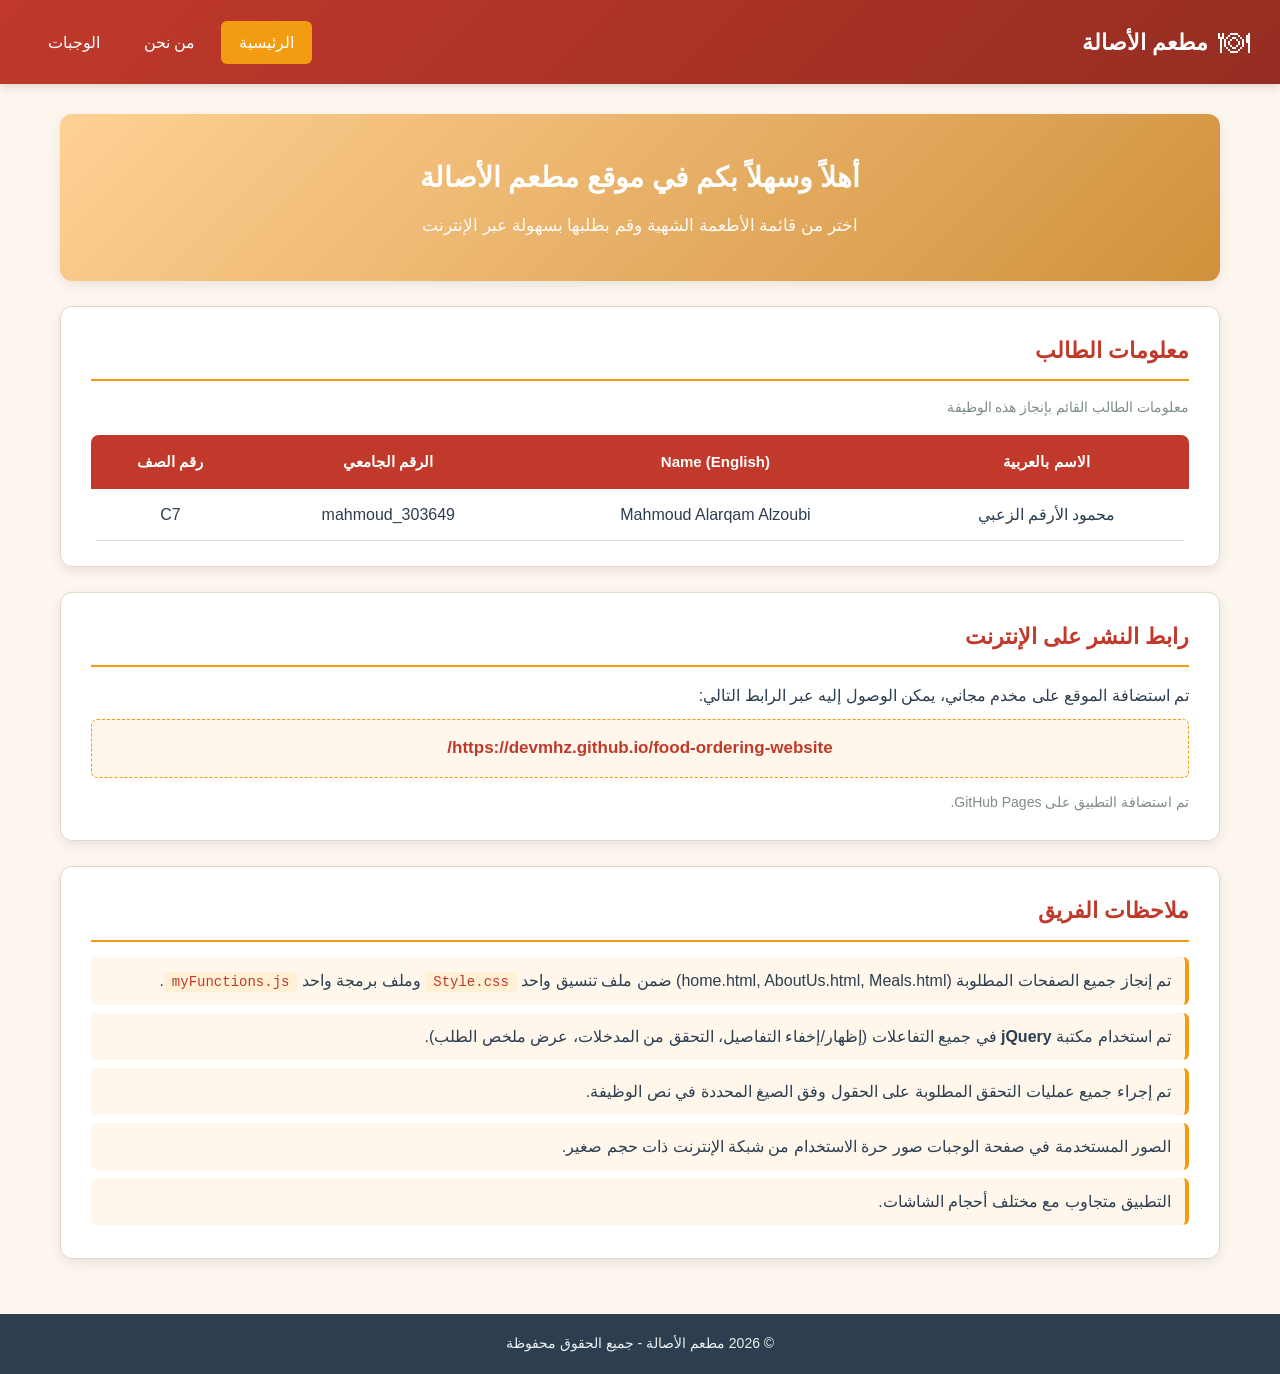
<file: index.html>
<!DOCTYPE html>
<html lang="ar" dir="rtl">
<head>
    <meta charset="UTF-8">
    <meta http-equiv="refresh" content="0; url=home.html">
    <link rel="canonical" href="home.html">
    <title>تحويل إلى الصفحة الرئيسية</title>
    <script>window.location.replace('home.html');</script>
</head>
<body>
    <p>جاري التحويل إلى <a href="home.html">الصفحة الرئيسية</a>...</p>
</body>
</html>
</file>
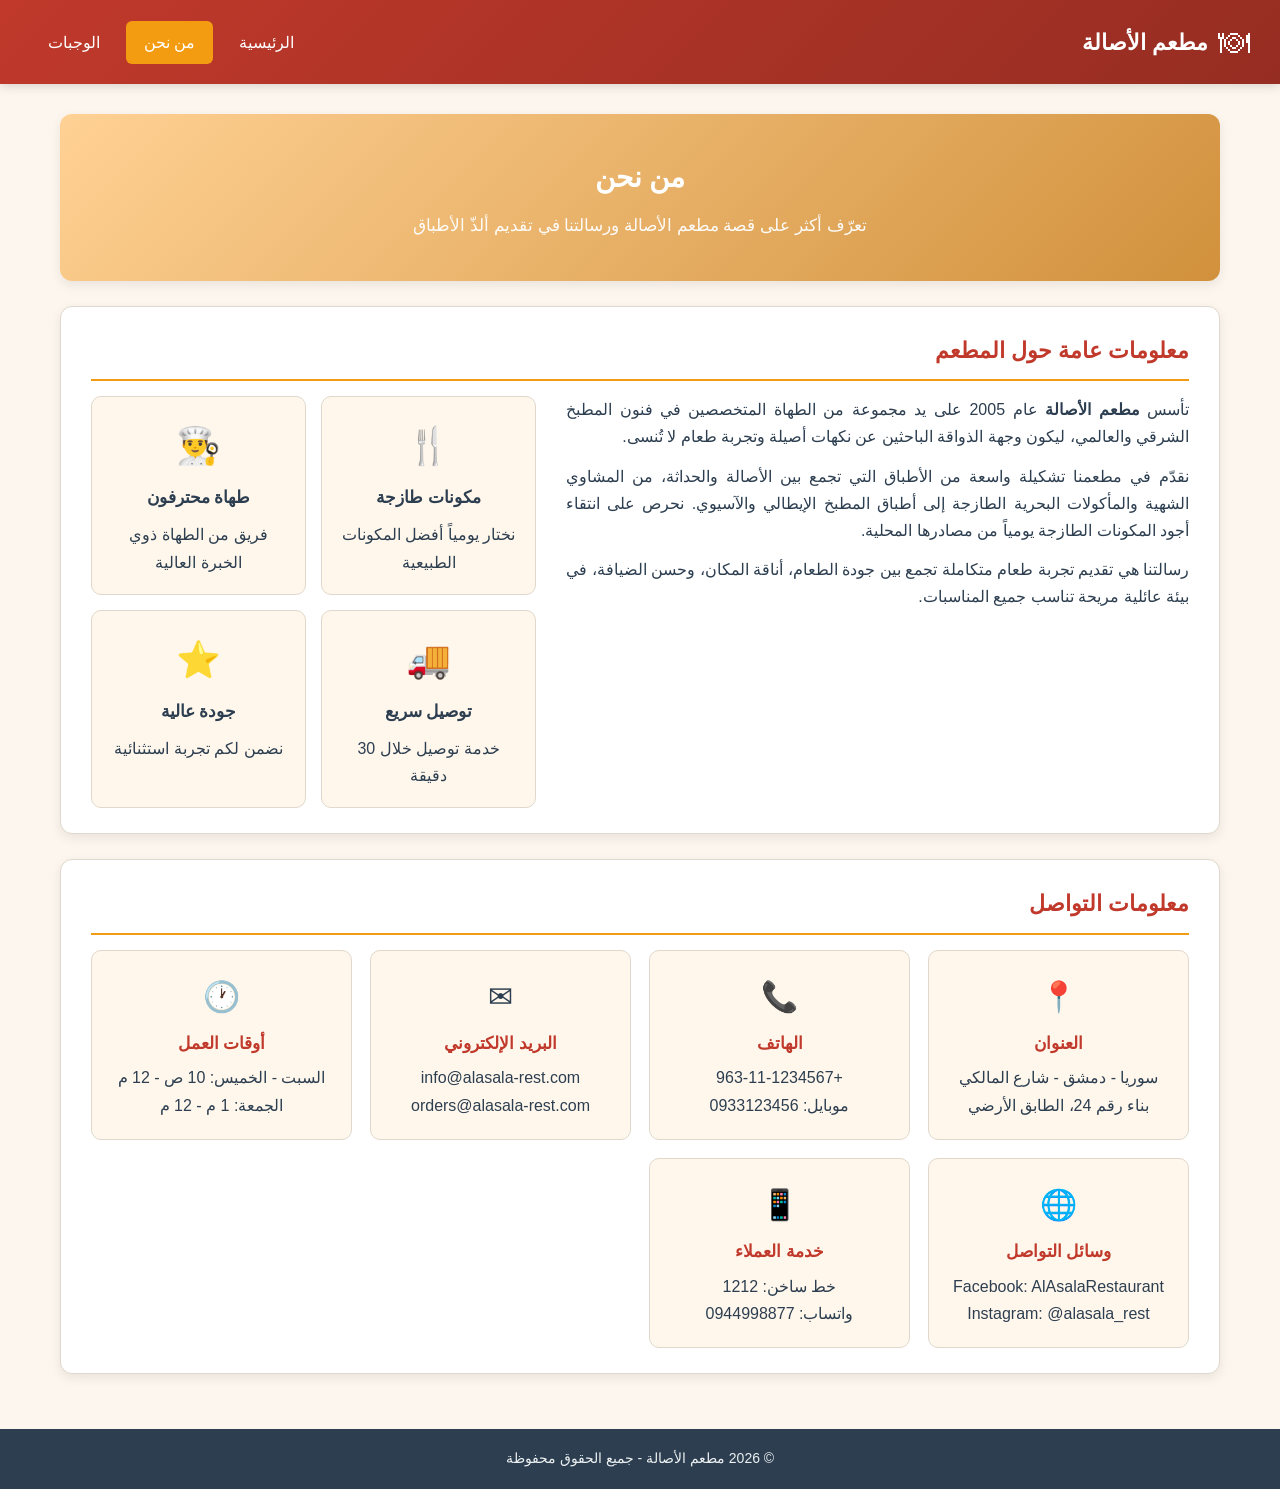
<file: AboutUs.html>
<!DOCTYPE html>
<html lang="ar" dir="rtl">
<head>
    <meta charset="UTF-8">
    <meta name="viewport" content="width=device-width, initial-scale=1.0">
    <title>من نحن - مطعم الأصالة</title>
    <link rel="stylesheet" href="Style.css">
    <script src="https://code.jquery.com/jquery-3.7.1.min.js"></script>
    <script src="myFunctions.js"></script>
</head>
<body>

    <header class="site-header">
        <div class="logo">
            <span class="logo-icon">&#127869;</span>
            <h1>مطعم الأصالة</h1>
        </div>
        <nav class="main-nav">
            <ul>
                <li><a href="home.html">الرئيسية</a></li>
                <li><a href="AboutUs.html" class="active">من نحن</a></li>
                <li><a href="Meals.html">الوجبات</a></li>
            </ul>
        </nav>
    </header>

    <main class="container">

        <section class="hero">
            <h2>من نحن</h2>
            <p>تعرّف أكثر على قصة مطعم الأصالة ورسالتنا في تقديم ألذّ الأطباق</p>
        </section>

        <!-- معلومات عامة عن المطعم -->
        <section class="card about-section">
            <h3>معلومات عامة حول المطعم</h3>
            <div class="about-grid">
                <div class="about-text">
                    <p>
                        تأسس <strong>مطعم الأصالة</strong> عام 2005 على يد مجموعة من الطهاة المتخصصين
                        في فنون المطبخ الشرقي والعالمي، ليكون وجهة الذواقة الباحثين عن نكهات أصيلة
                        وتجربة طعام لا تُنسى.
                    </p>
                    <p>
                        نقدّم في مطعمنا تشكيلة واسعة من الأطباق التي تجمع بين الأصالة والحداثة،
                        من المشاوي الشهية والمأكولات البحرية الطازجة إلى أطباق المطبخ الإيطالي
                        والآسيوي. نحرص على انتقاء أجود المكونات الطازجة يومياً من مصادرها المحلية.
                    </p>
                    <p>
                        رسالتنا هي تقديم تجربة طعام متكاملة تجمع بين جودة الطعام، أناقة المكان،
                        وحسن الضيافة، في بيئة عائلية مريحة تناسب جميع المناسبات.
                    </p>
                </div>

                <div class="about-features">
                    <div class="feature-item">
                        <span class="feature-icon">&#127860;</span>
                        <h4>مكونات طازجة</h4>
                        <p>نختار يومياً أفضل المكونات الطبيعية</p>
                    </div>
                    <div class="feature-item">
                        <span class="feature-icon">&#128104;&#8205;&#127859;</span>
                        <h4>طهاة محترفون</h4>
                        <p>فريق من الطهاة ذوي الخبرة العالية</p>
                    </div>
                    <div class="feature-item">
                        <span class="feature-icon">&#128666;</span>
                        <h4>توصيل سريع</h4>
                        <p>خدمة توصيل خلال 30 دقيقة</p>
                    </div>
                    <div class="feature-item">
                        <span class="feature-icon">&#11088;</span>
                        <h4>جودة عالية</h4>
                        <p>نضمن لكم تجربة استثنائية</p>
                    </div>
                </div>
            </div>
        </section>

        <!-- معلومات التواصل -->
        <section class="card contact-section">
            <h3>معلومات التواصل</h3>
            <div class="contact-grid">

                <div class="contact-card">
                    <span class="contact-icon">&#128205;</span>
                    <h4>العنوان</h4>
                    <p>سوريا - دمشق - شارع المالكي<br>بناء رقم 24، الطابق الأرضي</p>
                </div>

                <div class="contact-card">
                    <span class="contact-icon">&#128222;</span>
                    <h4>الهاتف</h4>
                    <p>
                        +963-11-1234567<br>
                        موبايل: 0933123456
                    </p>
                </div>

                <div class="contact-card">
                    <span class="contact-icon">&#9993;</span>
                    <h4>البريد الإلكتروني</h4>
                    <p>
                        info@alasala-rest.com<br>
                        orders@alasala-rest.com
                    </p>
                </div>

                <div class="contact-card">
                    <span class="contact-icon">&#128336;</span>
                    <h4>أوقات العمل</h4>
                    <p>
                        السبت - الخميس: 10 ص - 12 م<br>
                        الجمعة: 1 م - 12 م
                    </p>
                </div>

                <div class="contact-card">
                    <span class="contact-icon">&#127760;</span>
                    <h4>وسائل التواصل</h4>
                    <p>
                        Facebook: AlAsalaRestaurant<br>
                        Instagram: @alasala_rest
                    </p>
                </div>

                <div class="contact-card">
                    <span class="contact-icon">&#128241;</span>
                    <h4>خدمة العملاء</h4>
                    <p>
                        خط ساخن: 1212<br>
                        واتساب: 0944998877
                    </p>
                </div>

            </div>
        </section>

    </main>

    <footer class="site-footer">
        <p>&copy; 2026 مطعم الأصالة - جميع الحقوق محفوظة</p>
    </footer>

</body>
</html>
</file>
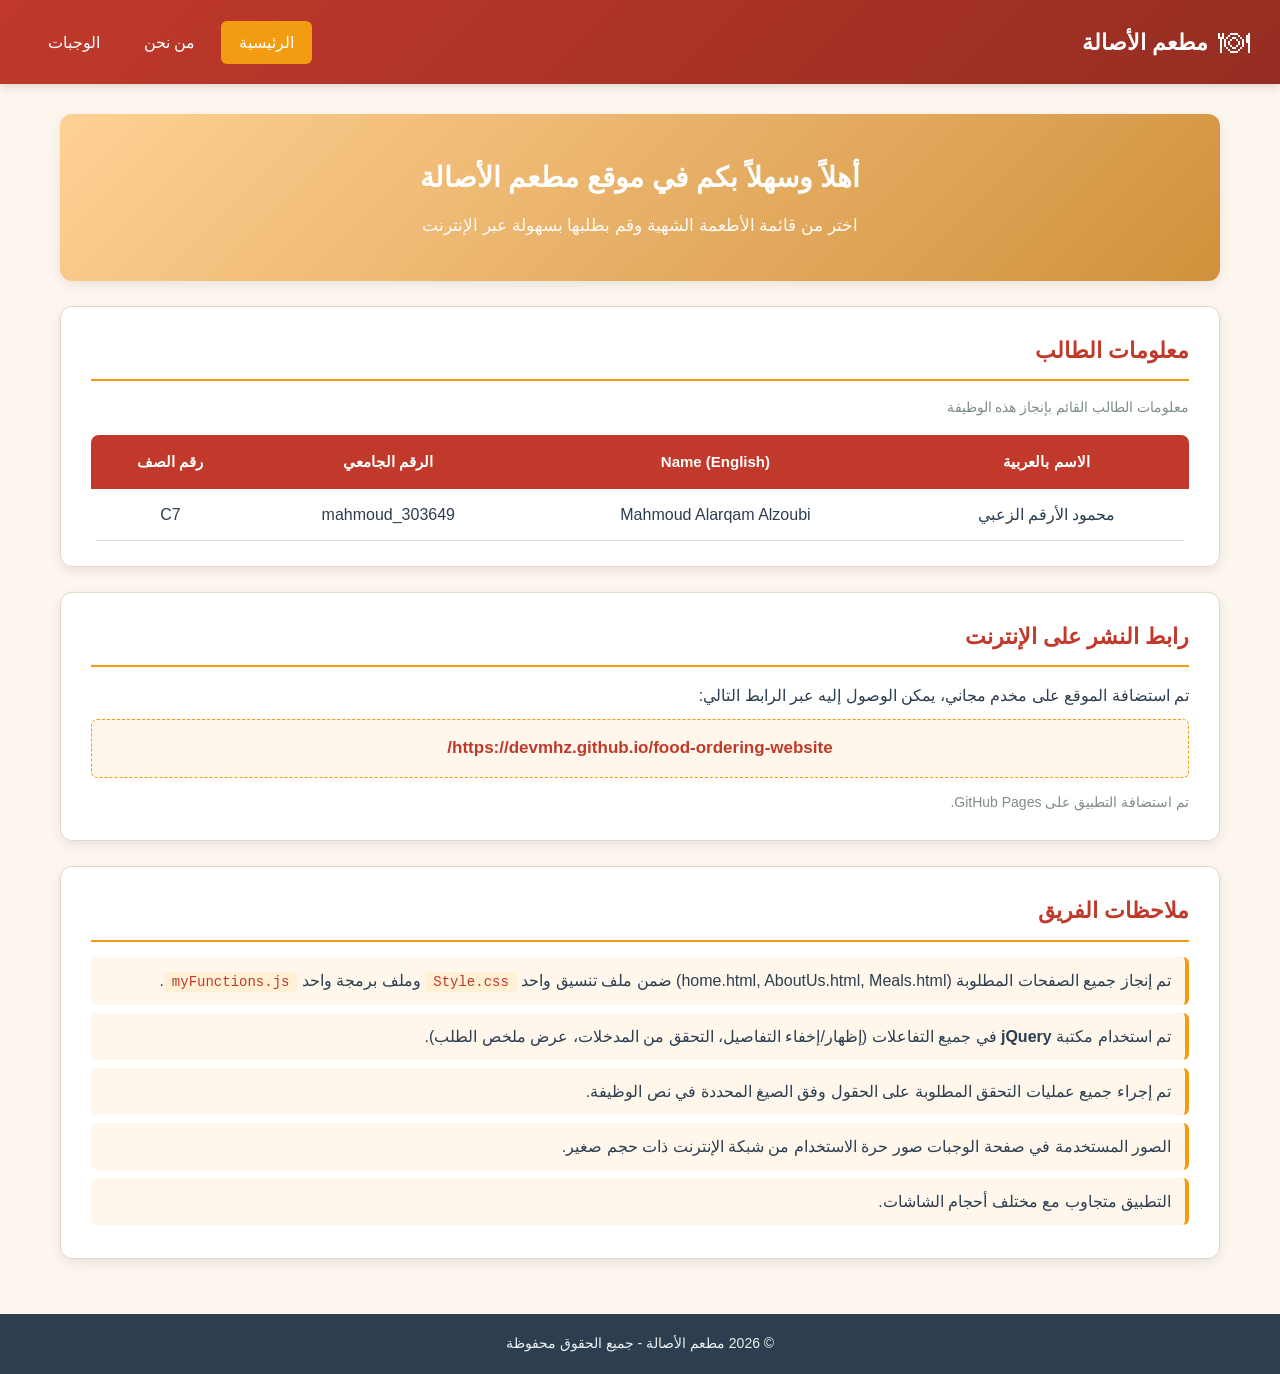
<file: home.html>
<!DOCTYPE html>
<html lang="ar" dir="rtl">
<head>
    <meta charset="UTF-8">
    <meta name="viewport" content="width=device-width, initial-scale=1.0">
    <title>الصفحة الرئيسية - مطعم الأصالة</title>
    <link rel="stylesheet" href="Style.css">
    <script src="https://code.jquery.com/jquery-3.7.1.min.js"></script>
    <script src="myFunctions.js"></script>
</head>
<body>

    <!-- شريط التنقل -->
    <header class="site-header">
        <div class="logo">
            <span class="logo-icon">&#127869;</span>
            <h1>مطعم الأصالة</h1>
        </div>
        <nav class="main-nav">
            <ul>
                <li><a href="home.html" class="active">الرئيسية</a></li>
                <li><a href="AboutUs.html">من نحن</a></li>
                <li><a href="Meals.html">الوجبات</a></li>
            </ul>
        </nav>
    </header>

    <main class="container">

        <section class="hero">
            <h2>أهلاً وسهلاً بكم في موقع مطعم الأصالة</h2>
            <p>اختر من قائمة الأطعمة الشهية وقم بطلبها بسهولة عبر الإنترنت</p>
        </section>

        <!-- معلومات الطالب -->
        <section class="card">
            <h3>معلومات الطالب</h3>
            <p class="muted">معلومات الطالب القائم بإنجاز هذه الوظيفة</p>

            <div class="table-wrapper">
                <table class="data-table">
                    <thead>
                        <tr>
                            <th>الاسم بالعربية</th>
                            <th>Name (English)</th>
                            <th>الرقم الجامعي</th>
                            <th>رقم الصف</th>
                        </tr>
                    </thead>
                    <tbody>
                        <tr>
                            <td>محمود الأرقم الزعبي</td>
                            <td>Mahmoud Alarqam Alzoubi</td>
                            <td>mahmoud_303649</td>
                            <td>C7</td>
                        </tr>
                    </tbody>
                </table>
            </div>
        </section>

        <!-- رابط النشر -->
        <section class="card">
            <h3>رابط النشر على الإنترنت</h3>
            <p>تم استضافة الموقع على مخدم مجاني، يمكن الوصول إليه عبر الرابط التالي:</p>
            <p class="link-box">
                <a id="publishLink" href="https://devmhz.github.io/food-ordering-website/" target="_blank" rel="noopener">
                    https://devmhz.github.io/food-ordering-website/
                </a>
            </p>
            <small class="muted">تم استضافة التطبيق على GitHub Pages.</small>
        </section>

        <!-- ملاحظات -->
        <section class="card">
            <h3>ملاحظات الفريق</h3>
            <ul class="notes-list">
                <li>تم إنجاز جميع الصفحات المطلوبة (home.html, AboutUs.html, Meals.html) ضمن ملف تنسيق واحد <code>Style.css</code> وملف برمجة واحد <code>myFunctions.js</code>.</li>
                <li>تم استخدام مكتبة <strong>jQuery</strong> في جميع التفاعلات (إظهار/إخفاء التفاصيل، التحقق من المدخلات، عرض ملخص الطلب).</li>
                <li>تم إجراء جميع عمليات التحقق المطلوبة على الحقول وفق الصيغ المحددة في نص الوظيفة.</li>
                <li>الصور المستخدمة في صفحة الوجبات صور حرة الاستخدام من شبكة الإنترنت ذات حجم صغير.</li>
                <li>التطبيق متجاوب مع مختلف أحجام الشاشات.</li>
            </ul>
        </section>

    </main>

    <footer class="site-footer">
        <p>&copy; 2026 مطعم الأصالة - جميع الحقوق محفوظة</p>
    </footer>

</body>
</html>
</file>
<file: Style.css>
/* ==========================================================================
   Style.css - ملف التنسيق الموحد لموقع مطعم الأصالة
   مادة: تصميم وتطوير تطبيقات الوب - IWB201
   ========================================================================== */

/* ----- إعادة تعيين عامة ----- */
* {
    box-sizing: border-box;
    margin: 0;
    padding: 0;
}

/* ----- متغيرات الألوان والخطوط (تنسيق من مكان واحد) ----- */
:root {
    --primary-color: #c0392b;
    --primary-dark: #962d22;
    --secondary-color: #f39c12;
    --accent-color: #27ae60;
    --bg-color: #fdf6ee;
    --card-bg: #ffffff;
    --text-color: #2c3e50;
    --muted-color: #7f8c8d;
    --border-color: #e0d8cc;
    --error-color: #e74c3c;
    --success-color: #27ae60;
    --shadow: 0 4px 12px rgba(0, 0, 0, 0.08);

    --font-family: 'Segoe UI', 'Tahoma', 'Cairo', 'Arial', sans-serif;
    --font-size-base: 16px;
    --font-size-small: 14px;
    --font-size-large: 20px;
    --font-size-title: 28px;
}

/* ----- تنسيق الخط الموحد للجسم بأكمله ----- */
html, body, input, textarea, select, button, table {
    font-family: var(--font-family);
    font-size: var(--font-size-base);
    color: var(--text-color);
}

body {
    background: var(--bg-color);
    line-height: 1.7;
    min-height: 100vh;
    display: flex;
    flex-direction: column;
}

/* ==========================================================================
   شريط التنقل العلوي
   ========================================================================== */
.site-header {
    background: linear-gradient(135deg, var(--primary-color), var(--primary-dark));
    color: #fff;
    padding: 15px 30px;
    display: flex;
    justify-content: space-between;
    align-items: center;
    flex-wrap: wrap;
    box-shadow: 0 2px 10px rgba(0, 0, 0, 0.15);
    position: sticky;
    top: 0;
    z-index: 100;
}

.logo {
    display: flex;
    align-items: center;
    gap: 10px;
}

.logo-icon {
    font-size: 32px;
}

.logo h1 {
    font-size: 22px;
    font-weight: 700;
    margin: 0;
}

.main-nav ul {
    list-style: none;
    display: flex;
    gap: 8px;
    flex-wrap: wrap;
}

.main-nav a {
    color: #fff;
    text-decoration: none;
    padding: 8px 18px;
    border-radius: 6px;
    transition: background 0.25s, transform 0.2s;
    font-weight: 500;
    display: inline-block;
}

.main-nav a:hover {
    background: rgba(255, 255, 255, 0.18);
    transform: translateY(-1px);
}

.main-nav a.active {
    background: var(--secondary-color);
    color: #fff;
}

/* ==========================================================================
   الحاوية الرئيسية والأقسام
   ========================================================================== */
.container {
    max-width: 1200px;
    margin: 30px auto;
    padding: 0 20px;
    flex: 1;
    width: 100%;
}

.hero {
    background: linear-gradient(135deg, #ffd194, #d1913c);
    color: #fff;
    padding: 40px 30px;
    border-radius: 12px;
    text-align: center;
    margin-bottom: 25px;
    box-shadow: var(--shadow);
}

.hero h2 {
    font-size: var(--font-size-title);
    margin-bottom: 10px;
    font-weight: 700;
}

.hero p {
    font-size: 17px;
    opacity: 0.95;
}

.card {
    background: var(--card-bg);
    border-radius: 12px;
    padding: 25px 30px;
    margin-bottom: 25px;
    box-shadow: var(--shadow);
    border: 1px solid var(--border-color);
}

.card h3 {
    color: var(--primary-color);
    font-size: 22px;
    margin-bottom: 15px;
    padding-bottom: 10px;
    border-bottom: 2px solid var(--secondary-color);
    font-weight: 700;
}

.card h4 {
    color: var(--text-color);
    font-size: 17px;
    margin-bottom: 8px;
    font-weight: 600;
}

.muted {
    color: var(--muted-color);
    font-size: var(--font-size-small);
    margin-bottom: 12px;
}

/* ==========================================================================
   الجداول
   ========================================================================== */
.table-wrapper {
    overflow-x: auto;
    margin-top: 15px;
}

.data-table,
.meals-table {
    width: 100%;
    border-collapse: collapse;
    background: #fff;
    border-radius: 8px;
    overflow: hidden;
}

.data-table th,
.meals-table th {
    background: var(--primary-color);
    color: #fff;
    padding: 14px 12px;
    font-weight: 600;
    text-align: center;
    font-size: 15px;
}

.data-table td,
.meals-table td {
    padding: 12px;
    border-bottom: 1px solid var(--border-color);
    text-align: center;
    vertical-align: middle;
}

.data-table tbody tr:hover,
.meals-table tbody tr.meal-row:hover {
    background: #fff7ec;
}

.meal-info {
    display: flex;
    align-items: center;
    gap: 12px;
    justify-content: flex-start;
    text-align: right;
}

.meal-thumb {
    width: 90px;
    height: 70px;
    object-fit: cover;
    border-radius: 6px;
    border: 1px solid var(--border-color);
}

.price {
    font-weight: 700;
    color: var(--primary-color);
    white-space: nowrap;
}

.details-row td {
    background: #fff8ee;
    padding: 0;
    text-align: right;
}

.details-box {
    padding: 18px 25px;
    line-height: 1.9;
    border-right: 4px solid var(--secondary-color);
    margin: 8px;
    background: #fff;
    border-radius: 6px;
}

.details-box ul {
    margin-right: 20px;
    margin-top: 6px;
    margin-bottom: 10px;
}

.details-box li {
    padding: 2px 0;
}

/* ==========================================================================
   الأزرار
   ========================================================================== */
.btn,
button {
    cursor: pointer;
    border: none;
    padding: 10px 22px;
    border-radius: 6px;
    font-weight: 600;
    font-size: 15px;
    transition: all 0.25s;
    font-family: inherit;
}

.btn-primary {
    background: var(--primary-color);
    color: #fff;
}

.btn-primary:hover {
    background: var(--primary-dark);
    transform: translateY(-2px);
    box-shadow: 0 4px 10px rgba(192, 57, 43, 0.3);
}

.btn-secondary {
    background: #95a5a6;
    color: #fff;
}

.btn-secondary:hover {
    background: #7f8c8d;
}

.btn-toggle {
    background: var(--secondary-color);
    color: #fff;
    padding: 7px 16px;
    border-radius: 5px;
    font-size: 14px;
}

.btn-toggle:hover {
    background: #d68910;
}

.btn-toggle.active {
    background: var(--primary-color);
}

.actions-bar {
    margin-top: 20px;
    text-align: center;
    padding: 15px;
}

.actions-bar .btn {
    padding: 12px 40px;
    font-size: 17px;
}

/* ==========================================================================
   مربعات الاختيار
   ========================================================================== */
.meal-check {
    width: 22px;
    height: 22px;
    cursor: pointer;
    accent-color: var(--primary-color);
}

/* ==========================================================================
   النموذج (Form) - تنسيق موحد لجميع حقول الإدخال النصية من مكان واحد
   ========================================================================== */
.form-row {
    margin-bottom: 18px;
    display: flex;
    flex-direction: column;
}

.form-row label {
    font-weight: 600;
    margin-bottom: 6px;
    color: var(--text-color);
}

.required {
    color: var(--error-color);
    font-weight: 700;
}

/* ====== تنسيق حقول الإدخال النصية من مكان واحد (لون، حدود، خط) ====== */
input[type="text"],
input[type="email"],
input[type="tel"],
input[type="date"],
input[type="number"],
input[type="password"],
textarea,
select {
    padding: 11px 14px;
    border: 2px solid var(--border-color);
    border-radius: 6px;
    font-size: 15px;
    background: #fff;
    color: var(--text-color);
    transition: border-color 0.25s, box-shadow 0.25s;
    width: 100%;
    direction: ltr;
    text-align: left;
}

input[type="text"]:focus,
input[type="email"]:focus,
input[type="tel"]:focus,
input[type="date"]:focus,
input[type="number"]:focus,
input[type="password"]:focus,
textarea:focus,
select:focus {
    outline: none;
    border-color: var(--primary-color);
    box-shadow: 0 0 0 3px rgba(192, 57, 43, 0.15);
}

input.invalid {
    border-color: var(--error-color);
    background: #fff5f5;
}

input.valid {
    border-color: var(--success-color);
}

.hint {
    color: var(--muted-color);
    font-size: 13px;
    margin-top: 4px;
}

.error-msg {
    color: var(--error-color);
    font-size: 13px;
    margin-top: 6px;
    min-height: 18px;
    font-weight: 500;
}

.form-actions {
    display: flex;
    gap: 10px;
    margin-top: 20px;
    justify-content: flex-start;
    flex-wrap: wrap;
}

/* ==========================================================================
   صفحة من نحن - شبكة المعلومات
   ========================================================================== */
.about-grid {
    display: grid;
    grid-template-columns: 1.4fr 1fr;
    gap: 30px;
    align-items: start;
    margin-top: 15px;
}

.about-text p {
    margin-bottom: 12px;
    text-align: justify;
}

.about-features {
    display: grid;
    grid-template-columns: 1fr 1fr;
    gap: 15px;
}

.feature-item {
    background: #fff7ec;
    padding: 18px;
    border-radius: 10px;
    text-align: center;
    border: 1px solid var(--border-color);
    transition: transform 0.25s;
}

.feature-item:hover {
    transform: translateY(-4px);
    box-shadow: var(--shadow);
}

.feature-icon {
    font-size: 36px;
    display: block;
    margin-bottom: 8px;
}

.contact-grid {
    display: grid;
    grid-template-columns: repeat(auto-fit, minmax(240px, 1fr));
    gap: 18px;
    margin-top: 15px;
}

.contact-card {
    background: #fff7ec;
    padding: 20px;
    border-radius: 10px;
    text-align: center;
    border: 1px solid var(--border-color);
    transition: transform 0.25s;
}

.contact-card:hover {
    transform: translateY(-3px);
    box-shadow: var(--shadow);
}

.contact-icon {
    font-size: 30px;
    display: block;
    margin-bottom: 8px;
}

.contact-card h4 {
    color: var(--primary-color);
    margin-bottom: 6px;
}

/* ==========================================================================
   ملاحظات وروابط
   ========================================================================== */
.notes-list {
    list-style: none;
    margin-top: 10px;
}

.notes-list li {
    padding: 10px 14px;
    margin-bottom: 8px;
    background: #fff7ec;
    border-right: 4px solid var(--secondary-color);
    border-radius: 6px;
}

.notes-list code {
    background: #fff0d6;
    color: var(--primary-color);
    padding: 2px 8px;
    border-radius: 4px;
    font-family: 'Courier New', monospace;
    font-size: 14px;
}

.link-box {
    background: #fff7ec;
    padding: 14px 18px;
    border-radius: 6px;
    margin: 10px 0;
    border: 1px dashed var(--secondary-color);
    text-align: center;
}

.link-box a {
    color: var(--primary-color);
    text-decoration: none;
    font-weight: 600;
    font-size: 17px;
    word-break: break-all;
}

.link-box a:hover {
    text-decoration: underline;
}

/* ==========================================================================
   نافذة الحوار (Modal)
   ========================================================================== */
.modal {
    position: fixed;
    inset: 0;
    background: rgba(0, 0, 0, 0.55);
    z-index: 1000;
    display: flex;
    align-items: center;
    justify-content: center;
    padding: 15px;
    animation: fadeIn 0.25s ease;
}

@keyframes fadeIn {
    from { opacity: 0; }
    to { opacity: 1; }
}

.modal-content {
    background: #fff;
    border-radius: 12px;
    max-width: 650px;
    width: 100%;
    max-height: 90vh;
    overflow-y: auto;
    box-shadow: 0 12px 40px rgba(0, 0, 0, 0.3);
    animation: slideUp 0.3s ease;
}

@keyframes slideUp {
    from { transform: translateY(30px); opacity: 0; }
    to { transform: translateY(0); opacity: 1; }
}

.modal-header {
    background: linear-gradient(135deg, var(--primary-color), var(--primary-dark));
    color: #fff;
    padding: 16px 22px;
    display: flex;
    justify-content: space-between;
    align-items: center;
    border-radius: 12px 12px 0 0;
}

.modal-header h3 {
    color: #fff;
    margin: 0;
    border: none;
    padding: 0;
    font-size: 22px;
}

.modal-close {
    background: transparent;
    color: #fff;
    border: none;
    font-size: 30px;
    cursor: pointer;
    padding: 0;
    line-height: 1;
    width: 36px;
    height: 36px;
    border-radius: 50%;
    transition: background 0.2s;
}

.modal-close:hover {
    background: rgba(255, 255, 255, 0.2);
}

.modal-body {
    padding: 22px;
}

.modal-footer {
    padding: 15px 22px;
    border-top: 1px solid var(--border-color);
    text-align: left;
}

.summary-table {
    width: 100%;
    border-collapse: collapse;
    margin: 12px 0;
}

.summary-table th,
.summary-table td {
    padding: 10px 12px;
    border: 1px solid var(--border-color);
    text-align: center;
}

.summary-table th {
    background: var(--primary-color);
    color: #fff;
}

.summary-totals {
    background: #fff7ec;
    padding: 14px 18px;
    border-radius: 8px;
    margin-top: 12px;
}

.summary-totals .row {
    display: flex;
    justify-content: space-between;
    padding: 6px 0;
    border-bottom: 1px dashed var(--border-color);
}

.summary-totals .row:last-child {
    border-bottom: none;
    font-weight: 700;
    color: var(--primary-color);
    font-size: 17px;
    padding-top: 10px;
    border-top: 2px solid var(--primary-color);
    margin-top: 6px;
}

.customer-info {
    background: #f8f9fa;
    padding: 12px 16px;
    border-radius: 6px;
    margin-bottom: 14px;
}

.customer-info p {
    margin: 4px 0;
}

/* ==========================================================================
   التذييل
   ========================================================================== */
.site-footer {
    background: var(--text-color);
    color: #ecf0f1;
    text-align: center;
    padding: 18px 20px;
    margin-top: auto;
    font-size: 14px;
}

/* ==========================================================================
   التجاوب مع الشاشات الصغيرة
   ========================================================================== */
@media (max-width: 768px) {
    .site-header {
        flex-direction: column;
        gap: 12px;
        padding: 12px 15px;
    }

    .main-nav ul {
        justify-content: center;
    }

    .hero {
        padding: 25px 15px;
    }

    .hero h2 {
        font-size: 22px;
    }

    .card {
        padding: 18px 16px;
    }

    .about-grid {
        grid-template-columns: 1fr;
    }

    .meal-info {
        flex-direction: column;
        gap: 6px;
        text-align: center;
    }

    .meal-thumb {
        width: 80px;
        height: 60px;
    }

    .data-table th,
    .meals-table th,
    .data-table td,
    .meals-table td {
        padding: 8px 6px;
        font-size: 14px;
    }

    .form-actions {
        flex-direction: column;
    }

    .form-actions .btn {
        width: 100%;
    }
}

@media (max-width: 480px) {
    .about-features {
        grid-template-columns: 1fr;
    }
}
</file>
